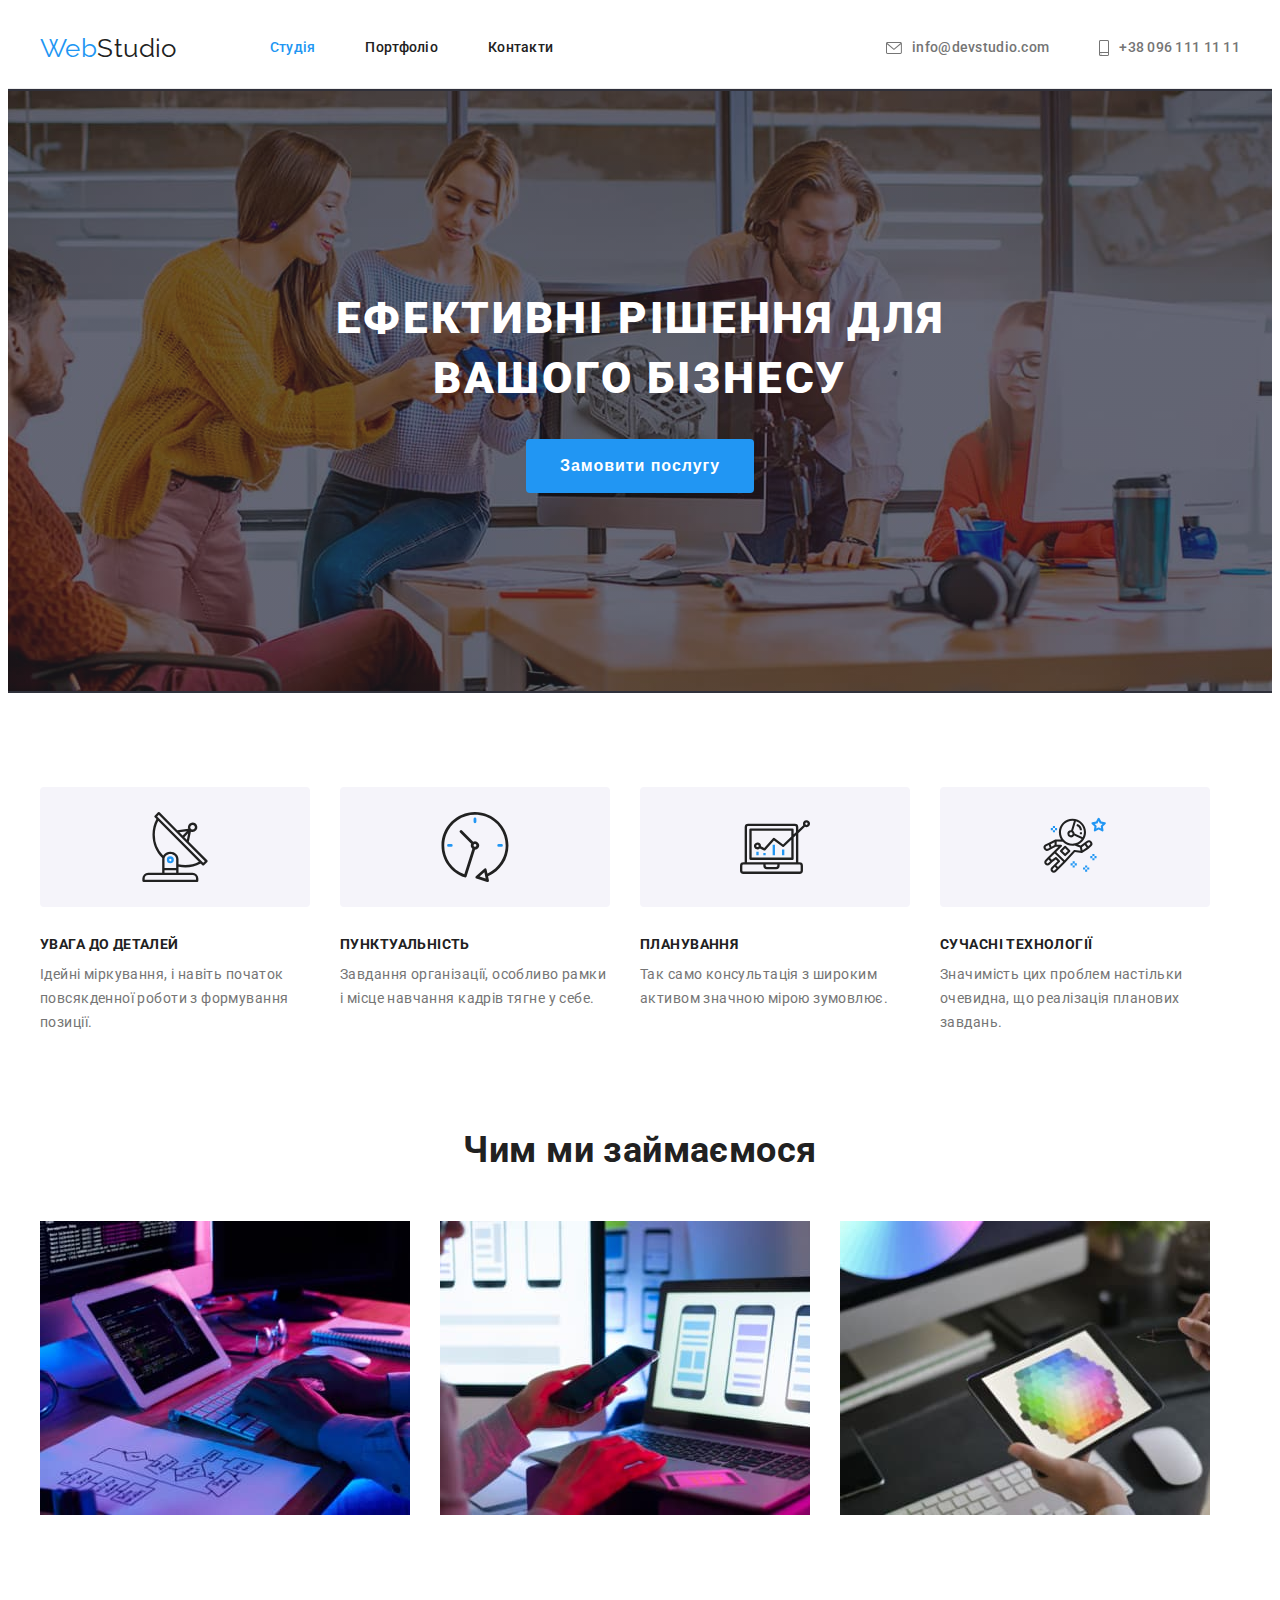
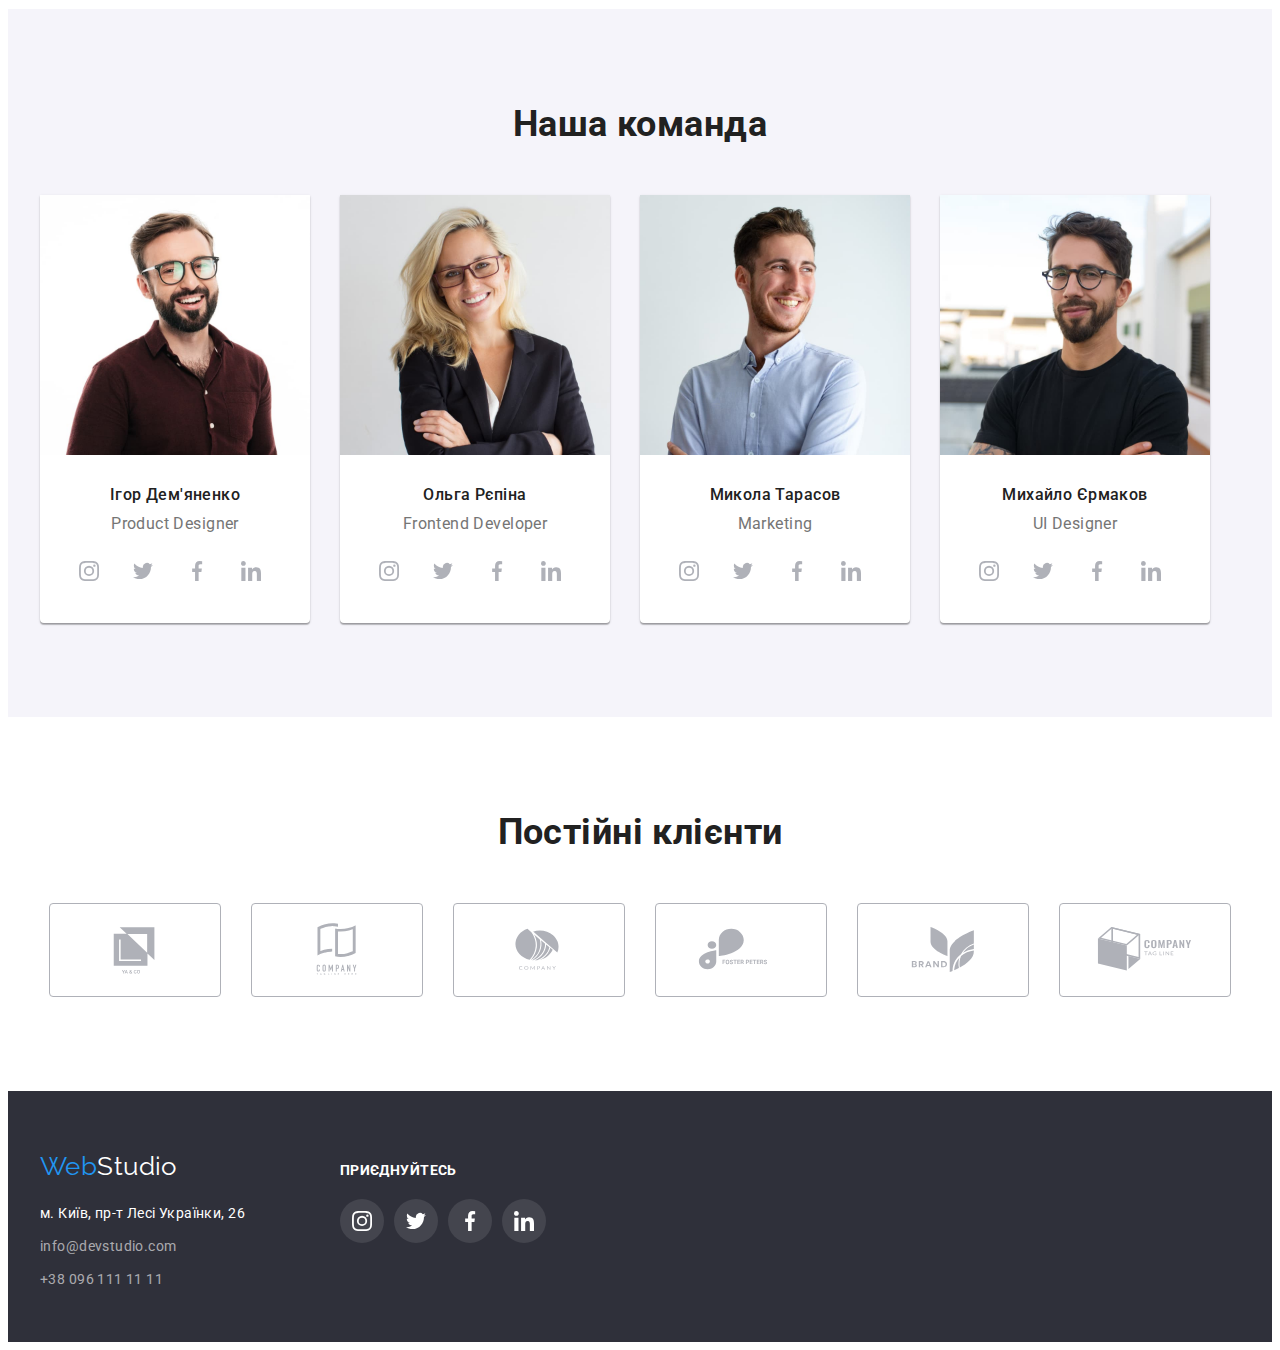
<file: index.html>
<!DOCTYPE html>
<html lang="uk">
<head>
    <meta charset="UTF-8">
    <meta http-equiv="X-UA-Compatible" content="IE=edge">
    <meta name="viewport" content="width=device-width, initial-scale=1.0">
    <title>Document</title>
    <link rel="preconnect" href="https://fonts.googleapis.com">
<link rel="preconnect" href="https://fonts.gstatic.com" crossorigin>
<link href="https://fonts.googleapis.com/css2?family=Raleway:wght@700&family=Roboto:wght@400;500;700;900&display=swap" rel="stylesheet">
<link rel="stylesheet" href="https://cdnjs.cloudflare.com/ajax/libs/modern-normalize/1.1.0/modern-normalize.min.css" integrity="sha512-wpPYUAdjBVSE4KJnH1VR1HeZfpl1ub8YT/NKx4PuQ5NmX2tKuGu6U/JRp5y+Y8XG2tV+wKQpNHVUX03MfMFn9Q==" crossorigin="anonymous" referrerpolicy="no-referrer" />
<link rel="stylesheet" href="./css/styles.css">
</head>
<body>
    <header class="header">
        <div class="conteiner">
<nav class="nav">
    <a href="" class="logo">Web<span class="logo-right">Studio</span></a>
<ul class="list">
    <li class="nav-item"><a class="link header-link current" href="">Студія</a></li>
    <li class="nav-item"><a class="link header-link" href="./portfolio.html">Портфоліо</a></li>
    <li class="nav-item"><a class="link header-link" href="">Контакти</a></li>
</ul>
</nav>
<div class="header-contact">
<ul class="list">
    <li class="nav-item"><a class="link header-contacts" href="mailto:info@devstudio.com">
        <svg class="icon-mail" width="16" height="12">
            <use href="./images/sprite.svg#icon-mail"></use>
        </svg>
        info@devstudio.com</a>
    </li>
    <li class="nav-item"><a class="link header-contacts" href="tel:+380961111111">
        <svg class="icon-smartphone" width="10" height="16">
            <use href="./images/sprite.svg#icon-smartphone"></use>
        </svg>
        +38 096 111 11 11</a>
    </li>
</ul>
</div>
        </div>
</header>
<main>
<section class="section hero">
    <div class="conteiner">
    <h1 class="hero-title">ЕФЕКТИВНІ РІШЕННЯ ДЛЯ ВАШОГО БІЗНЕСУ</h1>
    <button class="button hero-button" type="button">Замовити послугу</button>
    </div>
</section>
<section class="section feature">
    <div class="conteiner">
    <h2 class="visually-hidden">Особливості</h2>
    <ul class="list">
        <li class="item">
            <div class="icon">
            <svg class="icon-antenna" width="70" height="70"><use href="./images/sprite.svg#icon-antenna"></use></svg>
            </div>
            <h3 class="feature-title">УВАГА ДО ДЕТАЛЕЙ</h3>
            <p class="feature-text">Ідейні міркування, і навіть початок повсякденної роботи з формування позиції.</p>
        </li>
        <li class="item">
            <div class="icon">
            <svg class="icon-clock" width="70" height="70"><use href="./images/sprite.svg#icon-clock"></use></svg>
            </div>
            <h3 class="feature-title">ПУНКТУАЛЬНІСТЬ</h3>
            <p class="feature-text">Завдання організації, особливо рамки і місце навчання кадрів тягне у себе.</p>
        </li>
        <li class="item">
            <div class="icon">
            <svg class="icon-diagram" width="70" height="70"><use href="./images/sprite.svg#icon-diagram"></use></svg>
            </div>
            <h3 class="feature-title">ПЛАНУВАННЯ</h3>
            <p class="feature-text">Так само консультація з широким активом значною мірою зумовлює.</p>
        </li>
        <li class="item">
            <div class="icon">
            <svg class="icon-astronaut" width="70" height="70"><use href="./images/sprite.svg#icon-astronaut"></use></svg>
            </div>
            <h3 class="feature-title">СУЧАСНІ ТЕХНОЛОГІЇ</h3>
            <p class="feature-text">Значимість цих проблем настільки очевидна, що реалізація планових завдань.</p>
        </li>
    </ul>
    </div>
</section>
   <section class="section section-w works">
    <div class="conteiner">
    <h2 class="works-title">Чим ми займаємося</h2>
    <ul class="list">
        <li class="item"><img src="images/deal1.jpg" alt="Розробка сайту" width="370"></li>
        <li class="item"><img src="images/deal2.jpg" alt="Оформлення додатку" width="370"></li>
        <li class="item"><img src="images/deal3.jpg" alt="Дизайн продукту" width="370"></li>
    </ul>
    </div>
   </section>
    <section class="section team">
        <div class="conteiner">
        <h2 class="team-title">Наша команда</h2>
        <ul class="list">
            <li class="team-item">
                <img src="images/man1.jpg" alt="Фото Ігора Дем'яненка" width="270">
                <div class="box-team">
                    <h3 class="team-names">Ігор Дем'яненко</h3>
                <p class="team-text">Product Designer</p>
                <ul class="team-soc list">
                        <li><a class="link team-soc-link" href="">
                            <svg class="team-icon" width="20" height="20">
                                <use href="./images/sprite.svg#icon-instagram"></use>
                            </svg>
                        </a>
                        </li>
                       <li> <a class="link team-soc-link" href="">
                            <svg class="team-icon" width="20" height="20">
                                <use href="./images/sprite.svg#icon-twitter"></use>
                            </svg>
                        </a>
                        </li>
                        <li><a class="link team-soc-link" href="">
                            <svg class="team-icon" width="20" height="20">
                                <use href="./images/sprite.svg#icon-facebook"></use>
                            </svg>
                        </a>
                        </li>
                        <li> <a class="link team-soc-link" href="">
                            <svg class="team-icon" width="20" height="20">
                                <use href="./images/sprite.svg#icon-linkedin"></use>
                            </svg>
                        </a>
                        </li>
                </ul>
                </div>
            </li>
            <li class="team-item">
                <img src="images/man2.jpg" alt="Фото Ольги Рєпіної" width="270">
                <div class="box-team">
                    <h3 class="team-names">Ольга Рєпіна</h3>
                <p class="team-text">Frontend Developer</p>
                 <ul class="team-soc list">
                        <li><a class="link team-soc-link" href="">
                            <svg class="team-icon" width="20" height="20">
                                <use href="./images/sprite.svg#icon-instagram"></use>
                            </svg>
                        </a>
                        </li>
                       <li> <a class="link team-soc-link" href="">
                            <svg class="team-icon" width="20" height="20">
                                <use href="./images/sprite.svg#icon-twitter"></use>
                            </svg>
                        </a>
                        </li>
                        <li><a class="link team-soc-link" href="">
                            <svg class="team-icon" width="20" height="20">
                                <use href="./images/sprite.svg#icon-facebook"></use>
                            </svg>
                        </a>
                        </li>
                        <li> <a class="link team-soc-link" href="">
                            <svg class="team-icon" width="20" height="20">
                                <use href="./images/sprite.svg#icon-linkedin"></use>
                            </svg>
                        </a>
                        </li>
                </ul>
                </div>
            </li>
            <li class="team-item">
                <img src="images/man3.jpg" alt="Фото Миколи Тарасова" width="270">
                <div class="box-team">
                    <h3 class="team-names">Микола Тарасов</h3>
                <p class="team-text">Marketing</p>
                 <ul class="team-soc list">
                        <li><a class="link team-soc-link" href="">
                            <svg class="team-icon" width="20" height="20">
                                <use href="./images/sprite.svg#icon-instagram"></use>
                            </svg>
                        </a>
                        </li>
                       <li> <a class="link team-soc-link" href="">
                            <svg class="team-icon" width="20" height="20">
                                <use href="./images/sprite.svg#icon-twitter"></use>
                            </svg>
                        </a>
                        </li>
                        <li><a class="link team-soc-link" href="">
                            <svg class="team-icon" width="20" height="20">
                                <use href="./images/sprite.svg#icon-facebook"></use>
                            </svg>
                        </a>
                        </li>
                        <li> <a class="link team-soc-link" href="">
                            <svg class="team-icon" width="20" height="20">
                                <use href="./images/sprite.svg#icon-linkedin"></use>
                            </svg>
                        </a>
                        </li>
                </ul>
                </div>
            </li>
            <li class="team-item">
                <img src="images/man4.jpg" alt="Фото Михайла Єрмакова" width="270">
                <div class="box-team">
                    <h3 class="team-names">Михайло Єрмаков</h3>
                <p class="team-text">UI Designer</p>
                 <ul class="team-soc list">
                        <li><a class="link team-soc-link" href="">
                            <svg class="team-icon" width="20" height="20">
                                <use href="./images/sprite.svg#icon-instagram"></use>
                            </svg>
                        </a>
                        </li>
                       <li> <a class="link team-soc-link" href="">
                            <svg class="team-icon" width="20" height="20">
                                <use href="./images/sprite.svg#icon-twitter"></use>
                            </svg>
                        </a>
                        </li>
                        <li><a class="link team-soc-link" href="">
                            <svg class="team-icon" width="20" height="20">
                                <use href="./images/sprite.svg#icon-facebook"></use>
                            </svg>
                        </a>
                        </li>
                        <li> <a class="link team-soc-link" href="">
                            <svg class="team-icon" width="20" height="20">
                                <use href="./images/sprite.svg#icon-linkedin"></use>
                            </svg>
                        </a>
                        </li>
                </ul>
                </div>
            </li>
        </ul>
        </div>
    </section>
<section class="section clients">
<h2 class="clients-title">Постійні клієнти</h2>
<ul class="clients-list list">
    <li><a class="clients-item">
        <svg class="clients-icon" width="106" height="60">
            <use href="./images/sprite.svg#icon-logo"></use>
        </svg>
    </a>
    </li>
    <li><a class="clients-item">
        <svg class="clients-icon" width="106" height="60">
            <use href="./images/sprite.svg#icon-logo1"></use>
        </svg>
    </a>
    </li>
    <li><a class="clients-item">
        <svg class="clients-icon" width="106" height="60">
            <use href="./images/sprite.svg#icon-logo2"></use>
        </svg>
    </a>
    </li>
    <li><a class="clients-item">
        <svg class="clients-icon" width="106" height="60">
            <use href="./images/sprite.svg#icon-logo3"></use>
        </svg>
    </a>
    </li>
    <li><a class="clients-item">
        <svg class="clients-icon" width="106" height="60">
            <use href="./images/sprite.svg#icon-logo4"></use>
        </svg>
    </a>
    </li>
    <li><a class="clients-item">
        <svg class="clients-icon" width="106" height="60"> width="106" height="60px"
            <use href="./images/sprite.svg#icon-logo5"></use>
        </svg>
    </a>
    </li>
</ul>
</section>
    </main>
    <footer class="footer">
    <div class="conteiner">
<div class="adress-conteiner">
        <a href="" class="logo">Web<span class="logo-right">Studio</span></a>
        <address class="adress">
           <p class="footer-text">м. Київ, пр-т Лесі Українки, 26</p>
           <ul class="list">
              <li class="adress-item"><a class="link footer-link" href="mailto:info@devstudio.com">info@devstudio.com</a></li>
              <li class="adress-item"><a class="link footer-link" href="tel:+380961111111">+38 096 111 11 11</a></li>
           </ul>
        </address>
        </div>
        <div class="join-us">
            <p class="join-text">приєднуйтесь</p>
            <ul class="footer-soc list">
                        <li><a class="link footer-soc-link" href="">
                            <svg class="footer-icon" width="20" height="20">
                                <use href="./images/sprite.svg#icon-instagram"></use>
                            </svg>
                        </a>
                        </li>
                        <li><a class="link footer-soc-link" href="">
                            <svg class="footer-icon" width="20" height="20">
                                <use href="./images/sprite.svg#icon-twitter"></use>
                            </svg>
                        </a>
                        </li>
                        <li><a class="link footer-soc-link" href="">
                            <svg class="footer-icon" width="20" height="20">
                                <use href="./images/sprite.svg#icon-facebook"></use>
                            </svg>
                        </a>
                        </li>
                        <li><a class="link footer-soc-link" href="">
                            <svg class="footer-icon" width="20" height="20">
                                <use href="./images/sprite.svg#icon-linkedin"></use>
                            </svg>
                        </a>
                        </li>
                </ul>
        </div>
    </div>
    </footer>
</body>
</html>
</file>
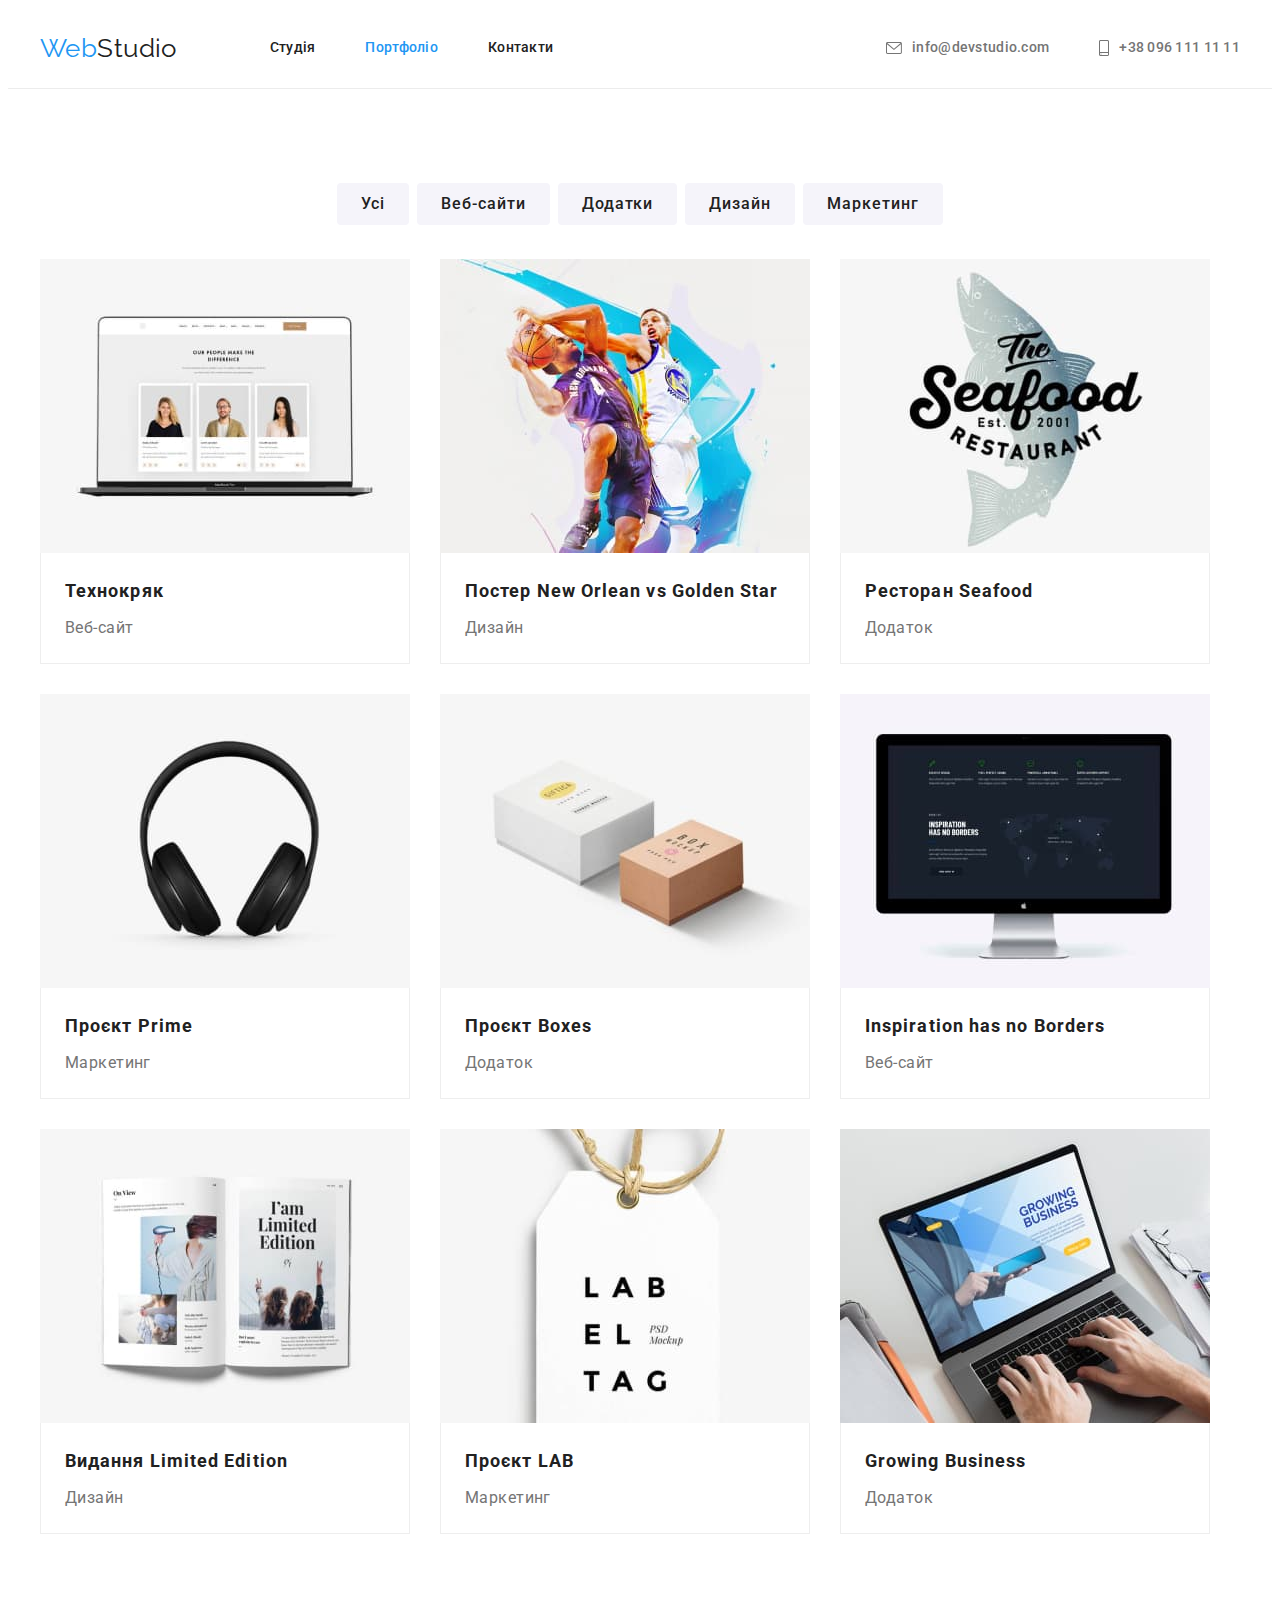
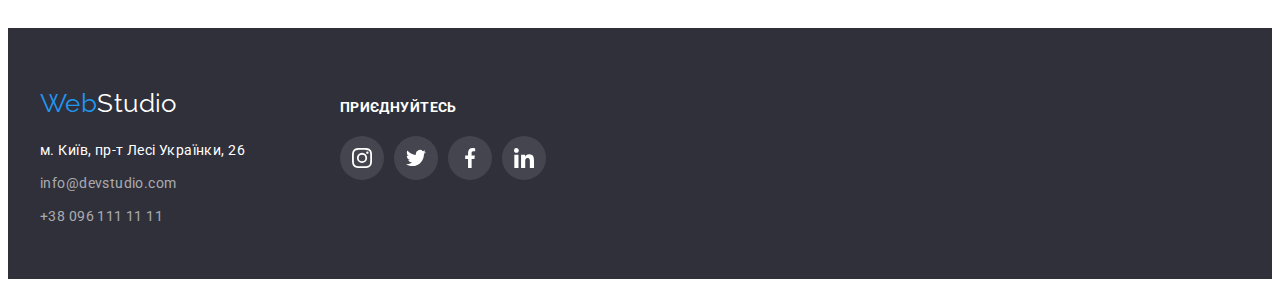
<file: portfolio.html>
<!DOCTYPE html>
<html lang="uk">
<head>
    <meta charset="UTF-8">
    <meta http-equiv="X-UA-Compatible" content="IE=edge">
    <meta name="viewport" content="width=device-width, initial-scale=1.0">
    <title>Document</title>
     <link rel="preconnect" href="https://fonts.googleapis.com">
<link rel="preconnect" href="https://fonts.gstatic.com" crossorigin>
<link href="https://fonts.googleapis.com/css2?family=Raleway:wght@700&family=Roboto:wght@400;500;700;900&display=swap" rel="stylesheet">
<link rel="stylesheet" href="https://cdnjs.cloudflare.com/ajax/libs/modern-normalize/1.1.0/modern-normalize.min.css" integrity="sha512-wpPYUAdjBVSE4KJnH1VR1HeZfpl1ub8YT/NKx4PuQ5NmX2tKuGu6U/JRp5y+Y8XG2tV+wKQpNHVUX03MfMFn9Q==" crossorigin="anonymous" referrerpolicy="no-referrer" />
<link rel="stylesheet" href="./css/styles.css">
</head>
<body>
   <header class="header">
        <div class="conteiner">
<nav class="nav">
    <a href="" class="logo">Web<span class="logo-right">Studio</span></a>
<ul class="list">
    <li class="nav-item"><a class="link header-link" href="./index.html">Студія</a></li>
    <li class="nav-item"><a class="link header-link current" href="./portfolio.html">Портфоліо</a></li>
    <li class="nav-item"><a class="link header-link" href="">Контакти</a></li>
</ul>
</nav>
<div class="header-contact">
<ul class="list">
    <li class="nav-item"><a class="link header-contacts" href="mailto:info@devstudio.com">
        <svg class="icon-mail" width="16" height="12">
            <use href="./images/sprite.svg#icon-mail"></use>
        </svg>
        info@devstudio.com</a>
    </li>
    <li class="nav-item"><a class="link header-contacts" href="tel:+380961111111">
        <svg class="icon-smartphone" width="10" height="16">
            <use href="./images/sprite.svg#icon-smartphone"></use>
        </svg>
        +38 096 111 11 11</a>
    </li>
</ul>
</div>
        </div>
</header>
<main>
<section class="section portfolio">
    <div class="conteiner">
    <h1 class="visually-hidden">Пoртфоліо</h1>
    <ul class="list portfolio-btn-list">
        <li class="portfolio-btn-item"><button class="button portfolio-btn" type="button">Усі</button></li>
        <li class="portfolio-btn-item"><button class="button portfolio-btn" type="button">Веб-сайти</button></li>
        <li class="portfolio-btn-item"><button class="button portfolio-btn" type="button">Додатки</button></li>
        <li class="portfolio-btn-item"><button class="button portfolio-btn" type="button">Дизайн</button></li>
        <li class="portfolio-btn-item"><button class="button portfolio-btn" type="button">Маркетинг</button></li>
    </ul>
    <ul class="list portfolio-list-work">
        <li class="item">
            <a class="portfolio-link link" href="">
                <img src="./images/technokryak.jpg" alt="" width="370">
                <div class="portfolio-work-box">
                <h2 class="portfolio-title">Технокряк</h2>
                <p class="portfolio-text">Веб-сайт</p>
                </div>
            </a>
        </li>
        <li class="item">
            <a class="portfolio-link link" href="">
                <img src="./images/neworlean.jpg" alt="" width="370">
                <div class="portfolio-work-box">
                <h2 class="portfolio-title">Постер New Orlean vs Golden Star</h2>
                <p class="portfolio-text">Дизайн</p>
                </div>
            </a>
        </li>
        <li class="item">
            <a class="portfolio-link link" href="">
                <img src="./images/seafood.jpg" alt="" width="370">
                <div class="portfolio-work-box">
                <h2 class="portfolio-title">Ресторан Seafood</h2>
                <p class="portfolio-text">Додаток</p>
                </div>
            </a>
        </li>
        <li class="item">
            <a class="portfolio-link link" href="">
                <img src="./images/prime.jpg" alt="" width="370">
                <div class="portfolio-work-box">
                <h2 class="portfolio-title">Проєкт Prime</h2>
                <p class="portfolio-text">Маркетинг</p>
                </div>
            </a>
        </li>
        <li class="item">
            <a class="portfolio-link link" href="">
                <img src="./images/boxes.jpg" alt="" width="370">
                <div class="portfolio-work-box">
                <h2 class="portfolio-title">Проєкт Boxes</h2>
                <p class="portfolio-text">Додаток</p>
                </div>
            </a>
        </li>
        <li class="item">
            <a class="portfolio-link link" href="">
                <img src="./images/inspirationno.jpg" alt="" width="370">
                <div class="portfolio-work-box">
                <h2 class="portfolio-title">Inspiration has no Borders</h2>
                <p class="portfolio-text">Веб-сайт</p>
                </div>
            </a>
        </li>
        <li class="item">
            <a class="portfolio-link link" href="">
                <img src="./images/limitededition.jpg" alt="" width="370">
                <div class="portfolio-work-box">
                <h2 class="portfolio-title">Видання Limited Edition</h2>
                <p class="portfolio-text">Дизайн</p>
                </div>
            </a>
        </li>
        <li class="item">
            <a class="portfolio-link link" href="">
                <img src="./images/lab.jpg" alt="" width="370">
                <div class="portfolio-work-box">
                <h2 class="portfolio-title">Проєкт LAB</h2>
                <p class="portfolio-text">Маркетинг</p>
                </div>
            </a>
        </li>
        <li class="item">
            <a class="portfolio-link link" href="">
                <img src="./images/growingbuis.jpg" alt="" width="370" >
                <div class="portfolio-work-box">
                <h2 class="portfolio-title">Growing Business</h2>
                <p class="portfolio-text">Додаток</p>
                </div>
            </a>
        </li>
    </ul>
    </div>
</section>
</main>
    <footer class="footer">
    <div class="conteiner">
<div class="adress-conteiner">
        <a href="" class="logo">Web<span class="logo-right">Studio</span></a>
        <address class="adress">
           <p class="footer-text">м. Київ, пр-т Лесі Українки, 26</p>
           <ul class="list">
              <li class="adress-item"><a class="link footer-link" href="mailto:info@devstudio.com">info@devstudio.com</a></li>
              <li class="adress-item"><a class="link footer-link" href="tel:+380961111111">+38 096 111 11 11</a></li>
           </ul>
        </address>
        </div>
        <div class="join-us">
            <p class="join-text">приєднуйтесь</p>
            <ul class="footer-soc list">
                        <li><a class="link footer-soc-link" href="">
                            <svg class="footer-icon" width="20" height="20">
                                <use href="./images/sprite.svg#icon-instagram"></use>
                            </svg>
                        </a>
                        </li>
                        <li><a class="link footer-soc-link" href="">
                            <svg class="footer-icon" width="20" height="20">
                                <use href="./images/sprite.svg#icon-twitter"></use>
                            </svg>
                        </a>
                        </li>
                        <li><a class="link footer-soc-link" href="">
                            <svg class="footer-icon" width="20" height="20">
                                <use href="./images/sprite.svg#icon-facebook"></use>
                            </svg>
                        </a>
                        </li>
                        <li><a class="link footer-soc-link" href="">
                            <svg class="footer-icon" width="20" height="20">
                                <use href="./images/sprite.svg#icon-linkedin"></use>
                            </svg>
                        </a>
                        </li>
                </ul>
        </div>
    </div>
    </footer>
</body>
</html>
</file>
<file: css/styles.css>
:root {
    --primary-text-color: #212121;
--secondary-text-color: #757575;
--accent-color: #2196F3;
--accent-color-button: #188CE8;
--primaty-white-color: #FFFFFF;
--primary-background-color: #fff;
--background-color-title: #2F303A;
--portfolio-button-color: #F5F4FA;
--header-border-color: #ECECEC;
--portfolio-border-color: #EEEEEE;
--team-soc-link-color: #AFB1B8;
}

img {
    display: block;
    max-width: 100%;
    height: auto;
 }

body {
    font-family: "Roboto", sans-serif;
    font-size: 14px;
    letter-spacing: 0.03em;
    color: var(--primary-text-color);
    background-color: #fff;
}

.list {
    list-style: none;
}

.link {
    text-decoration: none;
}


.conteiner {
    width: 1200px;
    padding-left: 15px;
    padding-right: 15px;
    margin: 0 auto;
}

h1,
h2,
h3,
h4,
h5,
h6,
p,
ul {
margin-top: 0;
margin-bottom: 0;
padding: 0;
}

/*header*/

.header {
    border-bottom: 1px solid var(--header-border-color);
}

.header .conteiner {
    display: flex;
    align-items: center;
    height: 80px;
}

.header .list,
.nav {
    display: flex;
    align-items: center;
}

.logo {
    margin-right: 93px;
    font-family: 'Raleway', sans-serif;
font-size: 26px;
line-height: 1.19;
color: var(--accent-color);
text-decoration: none;
}
.logo-right {
    color: var(--primary-text-color);
}
.logo:hover,
.logo:focus {
    color: var(--accent-color);
}

.list .nav-item:not(:last-child) {
    margin-right: 50px;
}

.header-link {
    display: block;
    padding-top: 32px;
    padding-bottom: 32px;
    color: var(--primary-text-color);
font-weight: 500;
line-height: 1.14;
letter-spacing: 0.02em;
}
.header-link:hover,
.header-link:focus,
.footer-link:hover,
.footer-link:focus {
    color: var(--accent-color);
}

.current {
    color: var(--accent-color);
}

.icon-mail,
.icon-smartphone {
    margin-right: 10px;
   fill: currentColor;
}

.header-contacts {
     display: flex;
    align-items: center;
     padding-top: 32px;
    padding-bottom: 32px;
    font-weight: 500;
    line-height: 1.14;
    letter-spacing: 0.02em;
    color: var(--secondary-text-color);
    color: var(--secondary-text-color);
}

.header-contacts:hover,
.header-contacts:focus {
    color: var(--accent-color);
}

.header-contact {
    margin-left: auto;
}



/*main*/
.section {
    padding-top: 94px;
    padding-bottom: 94px;
}

/*hero*/

.hero {
    max-width: 1600px;
    background-color: var(--background-color-title);
    background-image: linear-gradient(
        to right,
        rgba(47, 48, 58, 0.4),
        rgba(47, 48, 58, 0.4)
        ),
    url(../images/hero-background.jpg);
    background-repeat: no-repeat;
    background-position: center;
    margin-left: auto;
    margin-right: auto;
    padding-top: 200px;
    padding-bottom: 200px;
    text-align: center;
}

.hero-title {
    width: 696px;
    margin-left: auto;
    margin-right: auto;
    margin-bottom: 30px;
    color: var(--primaty-white-color);
    font-weight: 900;
font-size: 44px;
line-height: 1.36;
text-align: center;
letter-spacing: 0.06em;
}

.hero .hero-button {
    min-width: 216px;
    padding: 10px 32px;
    text-align: center;
    border-radius: 4px;
    border-color: transparent;
}
.button {
    color: var(--primaty-white-color);
    background-color: var(--accent-color);
    font-weight: 700;
font-size: 16px;
line-height: 1.88;
letter-spacing: 0.06em;
cursor: pointer;
}
.button:hover,
.button:focus {
    background-color: var(--accent-color-button);
}

/*feature*/

.visually-hidden {
    border: 0;
  clip: rect(0 0 0 0);
  height: auto;
  margin: 0;
  overflow: hidden;
  padding: 0;
  position: absolute;
  width: 1px;
  white-space: nowrap; 
}

.feature .list {
display: flex;
}

.feature .icon {
    display: flex;
    justify-content: center;
    align-items: center;
    width: 270px;
    height: 120px;
margin-bottom: 30px;
background-color: var(--portfolio-button-color);
border-radius: 4px;
}

.feature .list .item {
    width: 270px;
    height: 248px;
}
.feature .list .item:not(:last-child) {
    margin-right: 30px;
}

.feature-title {
    margin-bottom: 10px;
line-height: 1.14;
font-size: 14px;
}

.feature-text {
    color: var(--secondary-text-color);
line-height: 1.71;
}

/*works*/
.section-w {
    padding-top: 0;
}
.works-title {
    margin-bottom: 50px;
}
.works-title,
.team-title,
.clients-title {
font-size: 36px;
line-height: 1.17;
text-align: center;
}
 .works .list {
    display: flex;
 }

 /* .works .list img {
    display: block;
    max-width: 100%;
    height: auto;
 } */

.works .list .item:not(:last-child) {
    margin-right: 30px;
}

/*team*/

.team {
    background-color: var(--portfolio-button-color);
}

.team-title {
    margin-bottom: 50px;
}

.team .list {
    display: flex;
}

.team-item:not(:last-child) {
    margin-right: 30px;
}

.team-item {
    width: 270px;
    height: 428px;
    background-color: var(--primaty-white-color);
    box-shadow: 0px 1px 3px rgba(0, 0, 0, 0.12), 0px 1px 1px rgba(0, 0, 0, 0.14), 0px 2px 1px rgba(0, 0, 0, 0.2);
border-radius: 0px 0px 4px 4px;
}

.box-team {
    margin-top: 30px;
    margin-bottom: 30px;
    align-items: center;
}

.team-names {
    margin-bottom: 10px;
font-weight: 500;
font-size: 16px;
line-height: 1.19;
text-align: center;
}

.team-text {
    margin-bottom: 16px;
font-size: 16px;
line-height: 1.19;
text-align: center;
color: var(--secondary-text-color);
}

.team-soc {
    display: flex;
    justify-content: center;
    
}
.team-soc-link:not(:last-child) {
margin-right: 10px;
}

.team-soc-link {
    display: flex;
    justify-content: center;
    align-items: center;
    width: 44px;
    height: 44px;
    margin-right: 10px;
    border-radius: 50%;
    justify-content: center;
    background-color: var(--primaty-white-color);
    color: var(--team-soc-link-color);
} 
.team-icon {
    fill: currentColor;
}
.team-soc-link:hover,
.team-soc-link:focus {
    background-color: var(--accent-color);
  color: var(--primaty-white-color);
}

/* clients */
.clients {
    text-align: center;
}
.clients-title {
    margin-bottom: 50px;
}
.clients-list {
    display: flex;
    justify-content: center;
}
.clients-list>li:not(:last-child) {
    margin-right: 30px;
}
.clients-item {
    display: flex;
    justify-content: center;
    align-items: center;
    width: 170px;
    height: 92px;
    border: 1px solid #AFB1B8;
border-radius: 4px;
justify-content: center;
cursor: pointer;
color: var(--team-soc-link-color);
}

.clients-item:hover,
.clients-item:focus {
    border-color: var(--accent-color);
    color: var(--accent-color);
}
.clients-icon:hover,
.clients-icon:focus {
fill: var(--accent-color);
}
.clients-icon {
   fill: currentColor; 
}

/*footer*/

.footer {
    padding-top: 60px;
    padding-bottom: 60px;
    background-color: var(--background-color-title);
}
.footer .conteiner {
    display: flex;
}
.join-us {
    margin-top: 12px;
    margin-left: 70px;
}
.join-text {
    margin-bottom: 20px;
    font-weight: 700;
font-size: 14px;
line-height: 1.14;
letter-spacing: 0.03em;
text-transform: uppercase;
color: var(--primaty-white-color);
}

.footer-soc {
    display: flex;
    justify-content: center;
    
}
.footer-soc-link:not(:last-child) {
margin-right: 10px;
}

.footer-soc-link {
    display: flex;
    justify-content: center;
    align-items: center;
    width: 44px;
    height: 44px;
    border-radius: 50%;
    justify-content: center;
    background-color: rgba(255, 255, 255, 0.1);
    color: var(--primaty-white-color);
    fill: var(--primaty-white-color);
} 
.footer-soc>li:not(:last-child) {
   margin-right: 10px;
}
.footer-soc-link:hover,
.footer-soc-link:focus {
    background-color: var(--accent-color);
    fill: var(--primaty-white-color);
}

.adress {
    height: 80px;
    margin-top: 20px;
    font-style: normal;
}

.footer .logo-right {
    color: var(--primaty-white-color);
}

.footer-text {
    margin-bottom: 9px;
line-height: 1.71;
color: var(--primaty-white-color);
}

.adress-item:not(:last-child) {
    margin-bottom: 9px;
}

.footer-link {
    line-height: 1.71;
    color: rgba(255, 255, 255, 0.6);
}
.footer-link:hover,
.footer-link:focus {
    color: var(--accent-color);
}

.join-us {
    width: 206px;
    height: 80px;
}
/*PORTFOLIO*/

.portfolio-btn-list {
    display: flex;
    justify-content: center;
margin-bottom: 34px;
}

.portfolio-btn-item:not(:last-child) {
    margin-right: 8px;
}

.portfolio-btn {
    padding: 6px 22px;
    border-radius: 4px;
    border-color: transparent;
    font-family: inherit;
    font-weight: 500;
    font-size: 16px;
    line-height: 1.62; 
  background-color: var(--portfolio-button-color);
  color: var(--primary-text-color);
}
.portfolio-btn:hover,
.portfolio-btn:focus {
    color: var(--primaty-white-color);
    background-color: var(--accent-color);
    box-shadow: 0px 3px 1px rgba(0, 0, 0, 0.1),
    0px 1px 2px rgba(0, 0, 0, 0.08),
    0px 2px 2px rgba(0, 0, 0, 0.12);
}

.portfolio-list-work {
    display: flex;
    flex-wrap: wrap;
    gap: 30px;
}
.portfolio-link {
    display: block;
}
.portfolio-link:hover,
.portfolio-link:focus {
    box-shadow: 0px 4px 4px rgba(0, 0, 0, 0.25);
}
 /* .portfolio-list-work img {
    display: block;
    max-width: 100%;
    height: auto;
 } */

.portfolio-work-box {
    border-right: 1px solid var(--portfolio-border-color);
    border-bottom: 1px solid var(--portfolio-border-color);
    border-left: 1px solid var(--portfolio-border-color);
    padding: 20px 24px;
}

.portfolio-title {
    margin-bottom: 4px;
    color: var(--primary-text-color);
font-size: 18px;
line-height: 2;
letter-spacing: 0.06em;
}

.portfolio-text {
font-size: 16px;
line-height: 1.88;
color: var(--secondary-text-color);
}
</file>
